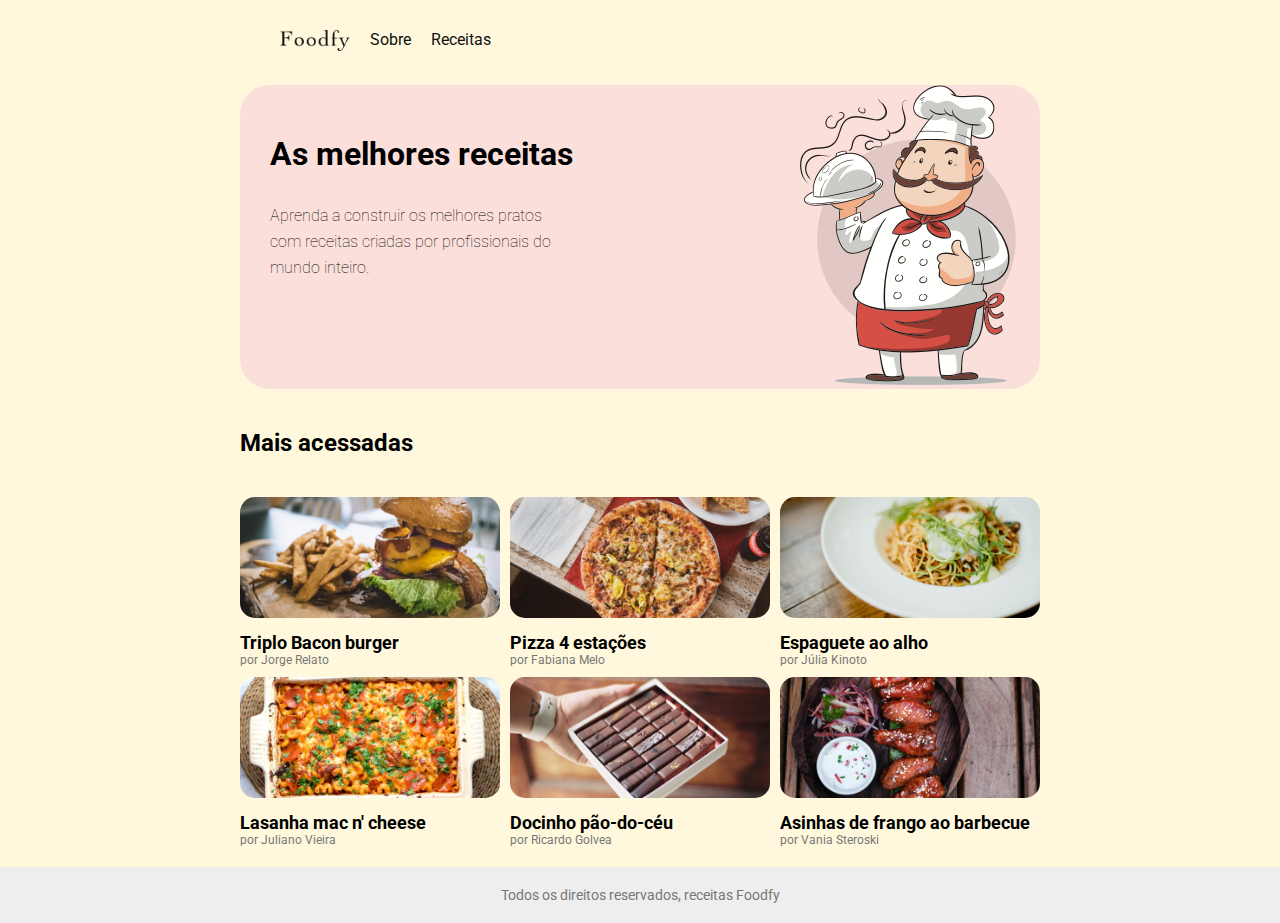
<file: index.html>
<!DOCTYPE html>
<!DOCTYPE html>
<html lang="pt-br">
<head>
    <meta charset="UTF-8">
    <meta name="viewport" content="width=device-width, initial-scale=1.0">
    <link rel="stylesheet" href="styles.css">
    <title>Foodfy</title>
</head>
<body>
    <header>
        <div class="menu">
            <div class="logo">
                <a href="index.html"><img src="assets/logo.png" alt="Foodfy"></a>
            </div>
            <a href="sobre.html">Sobre</a>
            <a href="receitas.html">Receitas</a>
        </div>
    </header>

    <section class="primary-content">
        <div class="paragraphs">
            <h1>As melhores receitas</h1>
            <p>Aprenda a construir os melhores pratos com receitas criadas por profissionais do mundo inteiro.</p>
        </div>    
        <div class="img-content">
            <img src="assets/chef.png" alt="Chef Foodfy">
        </div>
    </section>

    <div class="title">
        <h3>Mais acessadas</h3>
    </div>  

    <section class="first-cards">

        <div class="card" id="burger">
            <img src="assets/burger.png" alt="Triplo Bacon burger">
            <h5>Triplo Bacon burger</h5>
            <p class="autor">por Jorge Relato</p>
        </div>

        <div class="card" id="pizza">
            <img src="assets/pizza.png" alt="Pizza 4 estações">
            <h5>Pizza 4 estações</h5>
            <p class="autor">por Fabiana Melo</p>
        </div>

        <div class="card" id="espaguete">
            <img src="assets/espaguete.png" alt="Espaguete ao alho">
            <h5>Espaguete ao alho</h5>
            <p class="autor">por Júlia Kinoto</p>
        </div>

        <div class="card" id="lasanha">
            <img src="assets/lasanha.png" alt="Lasanha mac n' cheese">
            <h5>Lasanha mac n' cheese</h5>
            <p class="autor">por Juliano Vieira</p>
        </div>

        <div class="card" id="doce">
            <img src="assets/doce.png" alt="Docinho pão-do-céu">
            <h5>Docinho pão-do-céu</h5>
            <p class="autor">por Ricardo Golvea</p>
        </div>

        <div class="card" id="asinhas">
            <img src="assets/asinhas.png" alt="Asinhas de frango ao barbecue">
            <h5>Asinhas de frango ao barbecue</h5>
            <p class="autor">por Vania Steroski</p>
        </div>

    </section>
    <footer>
        <p>Todos os direitos reservados, receitas Foodfy</p>
    </footer>
</body>
</html>
</file>
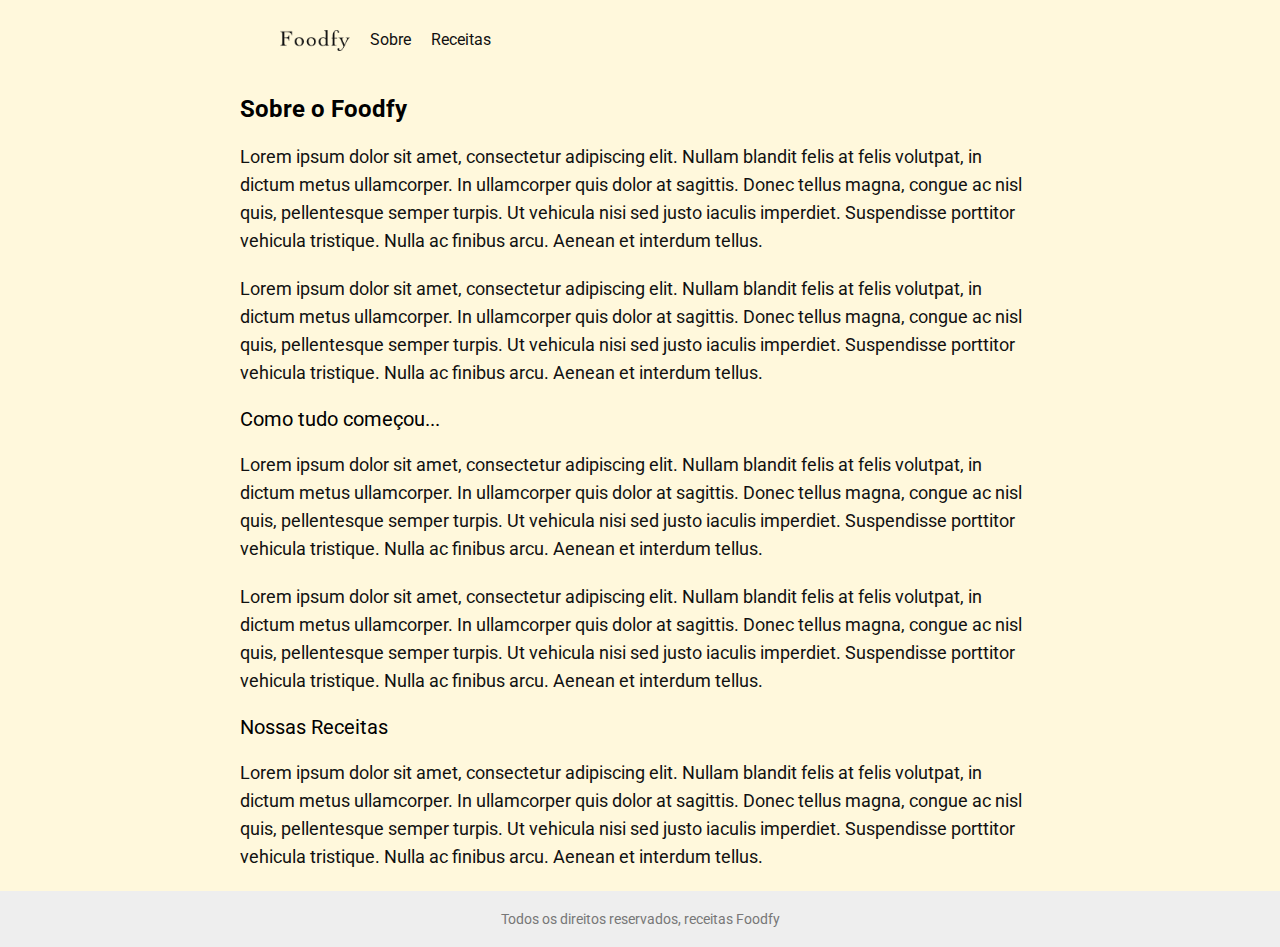
<file: sobre.html>
<!DOCTYPE html>
<!DOCTYPE html>
<html lang="pt-br">
<head>
    <meta charset="UTF-8">
    <meta name="viewport" content="width=device-width, initial-scale=1.0">
    <link rel="stylesheet" href="styles.css">
    <title>Foodfy</title>
</head>
<body>
    <header>
        <div class="menu">
            <div class="logo">
                <a href="index.html"><img src="assets/logo.png" alt="Foodfy"></a>
            </div>
            <a href="sobre.html">Sobre</a>
            <a href="receitas.html">Receitas</a>
        </div>
    </header>

    <section class="about">
        <h2>Sobre o Foodfy</h2>
        <p>Lorem ipsum dolor sit amet, consectetur adipiscing elit. Nullam blandit felis at felis volutpat, in dictum metus ullamcorper. In ullamcorper quis dolor at sagittis. Donec tellus magna, congue ac nisl quis, pellentesque semper turpis. Ut vehicula nisi sed justo iaculis imperdiet. Suspendisse porttitor vehicula tristique. Nulla ac finibus arcu. Aenean et interdum tellus.</p>

        <p>Lorem ipsum dolor sit amet, consectetur adipiscing elit. Nullam blandit felis at felis volutpat, in dictum metus ullamcorper. In ullamcorper quis dolor at sagittis. Donec tellus magna, congue ac nisl quis, pellentesque semper turpis. Ut vehicula nisi sed justo iaculis imperdiet. Suspendisse porttitor vehicula tristique. Nulla ac finibus arcu. Aenean et interdum tellus.</p>

        <h3>Como tudo começou...</h3>

        <p>Lorem ipsum dolor sit amet, consectetur adipiscing elit. Nullam blandit felis at felis volutpat, in dictum metus ullamcorper. In ullamcorper quis dolor at sagittis. Donec tellus magna, congue ac nisl quis, pellentesque semper turpis. Ut vehicula nisi sed justo iaculis imperdiet. Suspendisse porttitor vehicula tristique. Nulla ac finibus arcu. Aenean et interdum tellus.</p>

        <p>Lorem ipsum dolor sit amet, consectetur adipiscing elit. Nullam blandit felis at felis volutpat, in dictum metus ullamcorper. In ullamcorper quis dolor at sagittis. Donec tellus magna, congue ac nisl quis, pellentesque semper turpis. Ut vehicula nisi sed justo iaculis imperdiet. Suspendisse porttitor vehicula tristique. Nulla ac finibus arcu. Aenean et interdum tellus.</p>

        <h3>Nossas Receitas</h3>

        <p>Lorem ipsum dolor sit amet, consectetur adipiscing elit. Nullam blandit felis at felis volutpat, in dictum metus ullamcorper. In ullamcorper quis dolor at sagittis. Donec tellus magna, congue ac nisl quis, pellentesque semper turpis. Ut vehicula nisi sed justo iaculis imperdiet. Suspendisse porttitor vehicula tristique. Nulla ac finibus arcu. Aenean et interdum tellus.</p>

    </section>
    
    <footer>
        <p>Todos os direitos reservados, receitas Foodfy</p>
    </footer>
</body>
</html>
</file>
<file: styles.css>
@import "https://fonts.googleapis.com/css2?family=Roboto:wght@100;400;700&display=swap";

*{
    margin: 0;
    padding: 0;
    border:0;
}

:root{
    --color-bg: #FBDFDB;
}

body{
    font-family:'Roboto', sans-serif;
    width: 100%;
    margin: 0 auto;
    background-color: cornsilk;
}

.menu{
    margin-left: 230px;
    display: flex;
    padding: 30px;
    width: 25%;
}

.menu img{
    width: 70px;
}

.menu a{
    color: #111;
    text-decoration: none;
    font-weight: normal;
    font-size: 16px;
    margin-left: 20px;
}

.primary-content{
    margin: 0 auto;
    text-align: left;
    display: grid;
    grid-template-columns: 1fr 1fr;
    width: 800px;
    background-color: var(--color-bg);
    border-radius: 30px;
}

.paragraphs h1{
    font-size: 32px;
    font-weight: bold;
    padding: 30px;
    margin-top: 20px;
}

.paragraphs p{
    width: 300px;
    font-size: 16px;
    line-height: 26px;
    font-weight: lighter;
    margin-left: 30px;
}

.img-content img{ 
    height: 300px;
    margin-left: 40%;
}

.first-cards,
.title{
    display: grid;
    grid-template-columns: 1fr 1fr 1fr;
    gap: 10px;
    width: 800px;
    margin: 10px auto;
}

.title h3{
    font-size: 24px;
    text-align: left;
    font-weight: bold;
    padding: 30px 0 30px 0;
}

.first-cards .card img{
    width: 100%;
    border-radius: 15px;
}

.card h5{
    font-size: 18px;
    margin-top: 10px;
}

.card p{
    font-size: 12px;
    color: #777;
}

footer{
    background-color: #eee;
    padding: 20px;
    margin-top: 20px;
    text-align: center;
    color: #777;
    font-size: 14px;
    bottom:0;
}

/*About Page*/

.about{
    width: 800px;
    margin: 10px auto;
}

.about h2{
    font-size: 24px;
    margin-bottom: 10px;
    font-weight: bold;
}

.about h3{
    font-size: 20px;
    margin-bottom: 10px;
    font-weight: normal; 
}

.about p{
    color: #111;
    font-weight: normal;
    font-size: 18px;
    margin: 20px 0 20px;
    line-height: 28px;
}

/*RECEITAS*/
/*MODAL-OVERLAY*/

.modal-overlay{
    width: 100%;
    height: 100%;
    background-color: rgba(0, 0, 0, 0.95);
    top: 0;
    position: fixed;
    opacity: 0;
    visibility: hidden;
}

.active{
    opacity: 1;
    visibility: visible;
}

/*MODAL CARDS*/

.modal{
    margin: 10vh auto;
    width: 50%;
    height: 70%;
    background-color:white;
    position: relative;
    border-radius: 16px;
}

.card-content-modal{
    text-align: center;
}

.card-content-modal img{
    margin-top: 10px;
    width: 80%;
    border-radius: 15px;
}

.card-content-modal h5{
    font-size: 24px;
    padding: 5px;
}

.close-modal p{
    font-size: 12px;
    margin-top: 50px;
    cursor: pointer;
}
</file>
